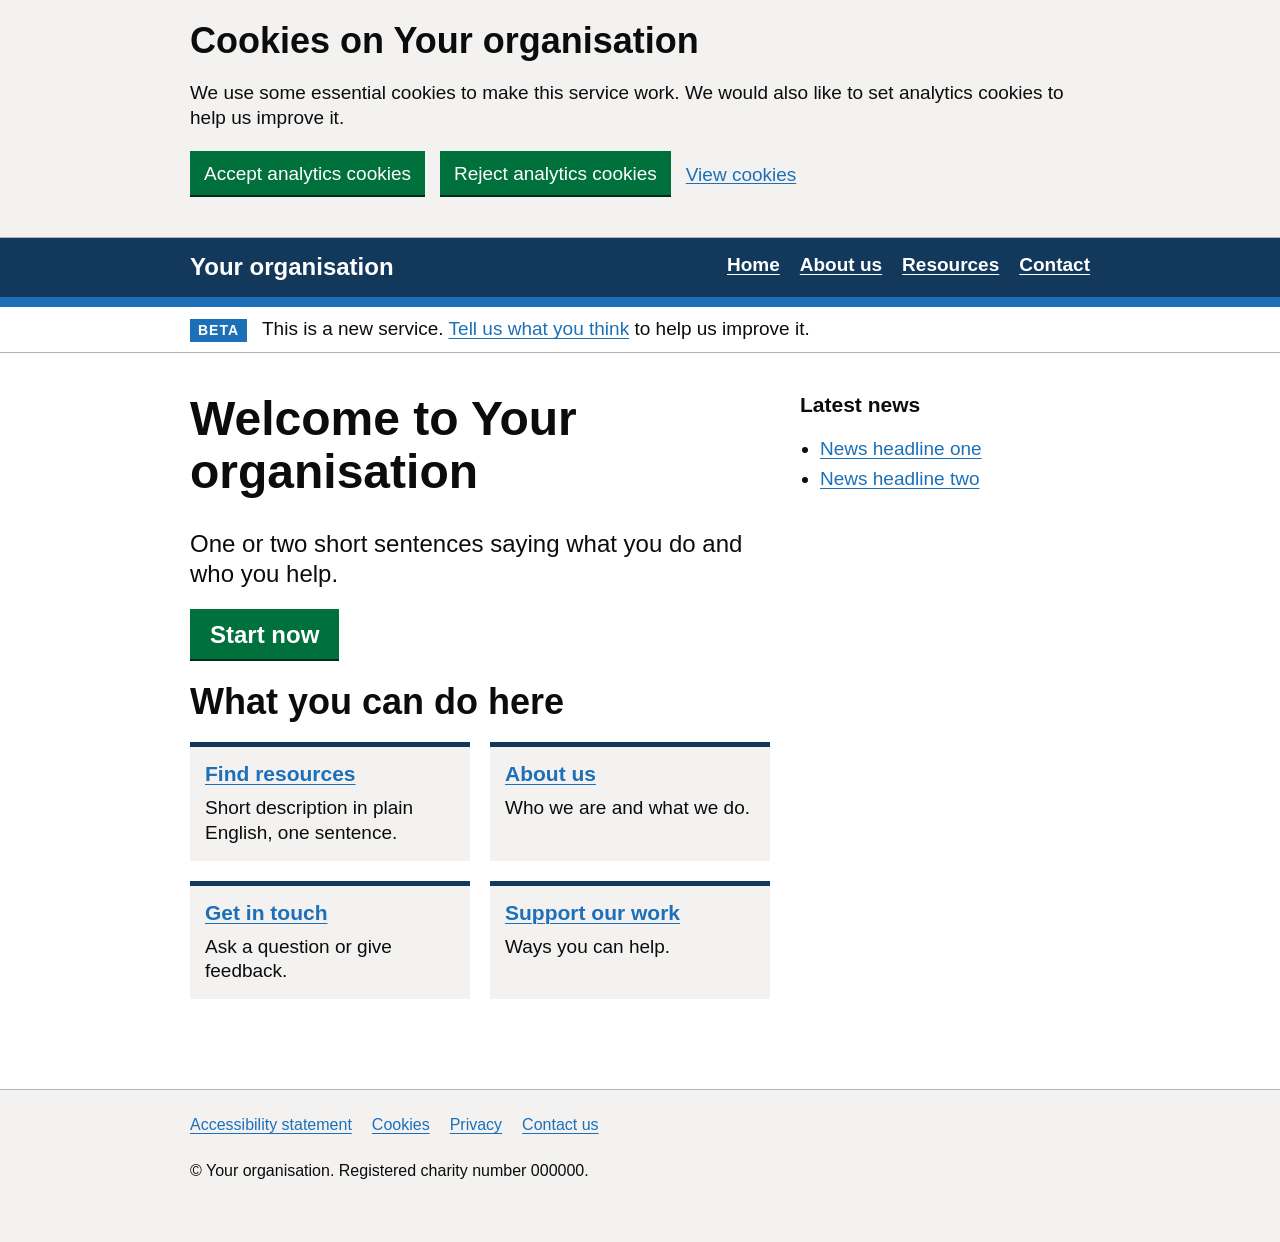
<file: templates/html/index.html>
<!doctype html>
<html lang="en">
<head>
<meta charset="utf-8">
<meta name="viewport" content="width=device-width, initial-scale=1">
<title>Home - Your organisation</title>
<link rel="stylesheet" href="govuk-style.css">
</head>
<body>
<a href="#main" class="gs-skip">Skip to main content</a>
<div class="gs-cookie" role="region" aria-label="Cookies on Your organisation"><div class="gs-width"><h2>Cookies on Your organisation</h2><p>We use some essential cookies to make this service work. We would also like to set analytics cookies to help us improve it.</p><button type="button" class="gs-btn">Accept analytics cookies</button><button type="button" class="gs-btn">Reject analytics cookies</button><a href="content-page.html">View cookies</a></div></div>
<header class="gs-header" role="banner"><div class="gs-width"><a href="index.html" class="gs-org">Your organisation</a><nav class="gs-nav" aria-label="Main"><ul><li><a href="index.html">Home</a></li><li><a href="content-page.html">About us</a></li><li><a href="list-page.html">Resources</a></li><li><a href="form-page.html">Contact</a></li></ul></nav></div></header>
<div class="gs-phase"><div class="gs-width"><p style="margin:0"><span class="gs-tag">Beta</span> This is a new service. <a href="form-page.html">Tell us what you think</a> to help us improve it.</p></div></div>
<div class="gs-width"></div>
<main id="main" class="gs-main"><div class="gs-width">
<div class="gs-row"><div class="gs-two-thirds">
<h1>Welcome to Your organisation</h1>
<p class="gs-lead">One or two short sentences saying what you do and who you help.</p>
<a href="start-page.html" class="gs-btn gs-btn--start" role="button" draggable="false">Start now</a>
<h2>What you can do here</h2>
<ul class="gs-cards">
<li><h3><a href="list-page.html">Find resources</a></h3><p>Short description in plain English, one sentence.</p></li>
<li><h3><a href="content-page.html">About us</a></h3><p>Who we are and what we do.</p></li>
<li><h3><a href="form-page.html">Get in touch</a></h3><p>Ask a question or give feedback.</p></li>
<li><h3><a href="content-page.html">Support our work</a></h3><p>Ways you can help.</p></li>
</ul></div>
<div class="gs-one-third"><h2 class="gs-h3" style="font-size:1.3125rem">Latest news</h2><ul><li><a href="content-page.html">News headline one</a></li><li><a href="content-page.html">News headline two</a></li></ul></div></div>
</div></main>
<footer class="gs-footer" role="contentinfo"><div class="gs-width"><ul><li><a href="content-page.html">Accessibility statement</a></li><li><a href="content-page.html">Cookies</a></li><li><a href="content-page.html">Privacy</a></li><li><a href="form-page.html">Contact us</a></li></ul><p>&copy; Your organisation. Registered charity number 000000.</p></div></footer>
</body>
</html>
</file>
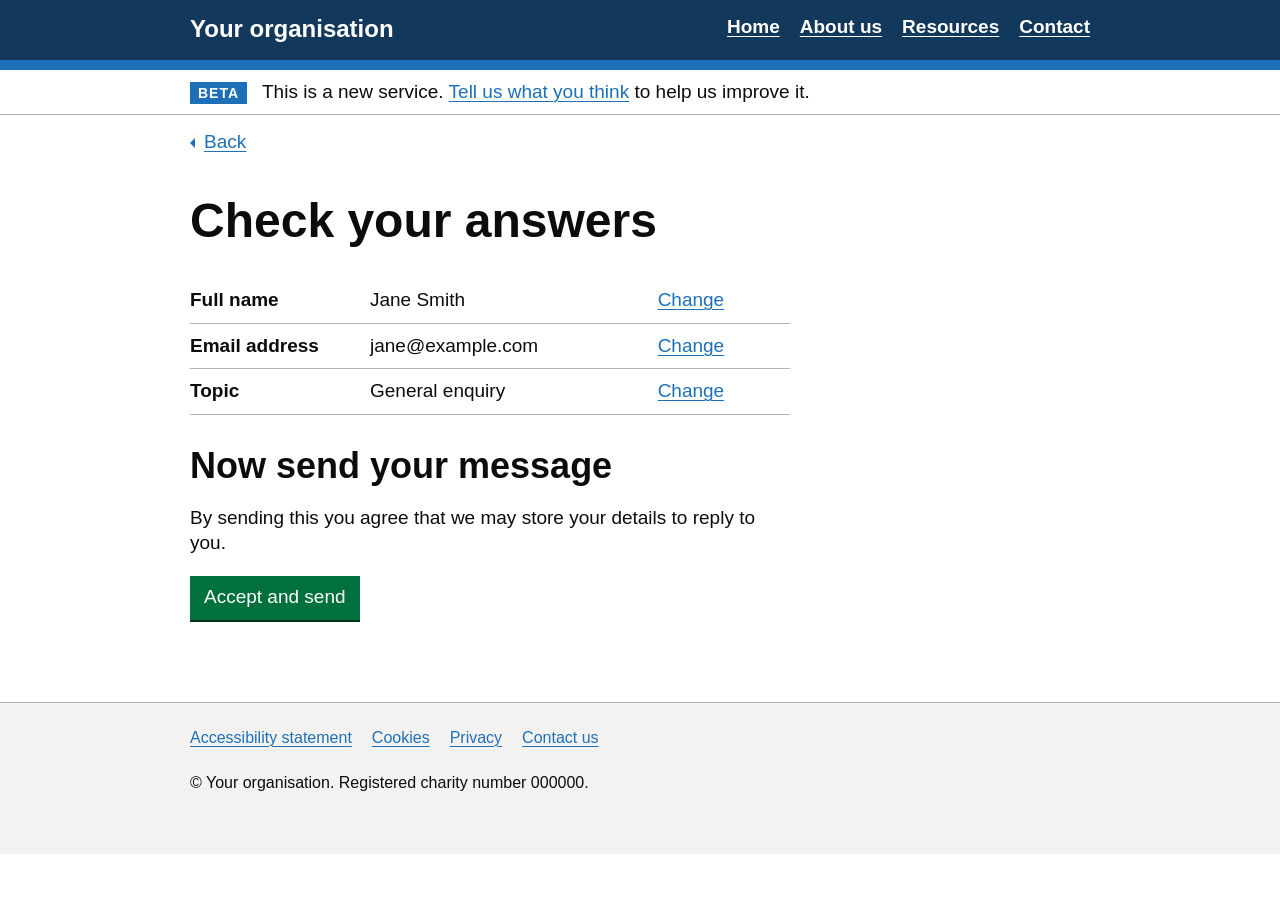
<file: templates/html/check-answers.html>
<!doctype html>
<html lang="en">
<head>
<meta charset="utf-8">
<meta name="viewport" content="width=device-width, initial-scale=1">
<title>Check your answers - Your organisation</title>
<link rel="stylesheet" href="govuk-style.css">
</head>
<body>
<a href="#main" class="gs-skip">Skip to main content</a>

<header class="gs-header" role="banner"><div class="gs-width"><a href="index.html" class="gs-org">Your organisation</a><nav class="gs-nav" aria-label="Main"><ul><li><a href="index.html">Home</a></li><li><a href="content-page.html">About us</a></li><li><a href="list-page.html">Resources</a></li><li><a href="form-page.html">Contact</a></li></ul></nav></div></header>
<div class="gs-phase"><div class="gs-width"><p style="margin:0"><span class="gs-tag">Beta</span> This is a new service. <a href="form-page.html">Tell us what you think</a> to help us improve it.</p></div></div>
<div class="gs-width"><a href="form-page.html" class="gs-back">Back</a></div>
<main id="main" class="gs-main"><div class="gs-width">
<div class="gs-row"><div class="gs-two-thirds"><h1>Check your answers</h1>
<dl class="gs-summary"><div><dt>Full name</dt><dd>Jane Smith</dd><dd><a href="form-page.html">Change<span class="gs-sr"> full name</span></a></dd></div>
<div><dt>Email address</dt><dd>jane@example.com</dd><dd><a href="form-page.html">Change<span class="gs-sr"> email address</span></a></dd></div>
<div><dt>Topic</dt><dd>General enquiry</dd><dd><a href="form-page.html">Change<span class="gs-sr"> topic</span></a></dd></div></dl>
<h2>Now send your message</h2><p>By sending this you agree that we may store your details to reply to you.</p>
<a href="confirmation.html" class="gs-btn" role="button" draggable="false">Accept and send</a></div></div>
</div></main>
<footer class="gs-footer" role="contentinfo"><div class="gs-width"><ul><li><a href="content-page.html">Accessibility statement</a></li><li><a href="content-page.html">Cookies</a></li><li><a href="content-page.html">Privacy</a></li><li><a href="form-page.html">Contact us</a></li></ul><p>&copy; Your organisation. Registered charity number 000000.</p></div></footer>
</body>
</html>
</file>
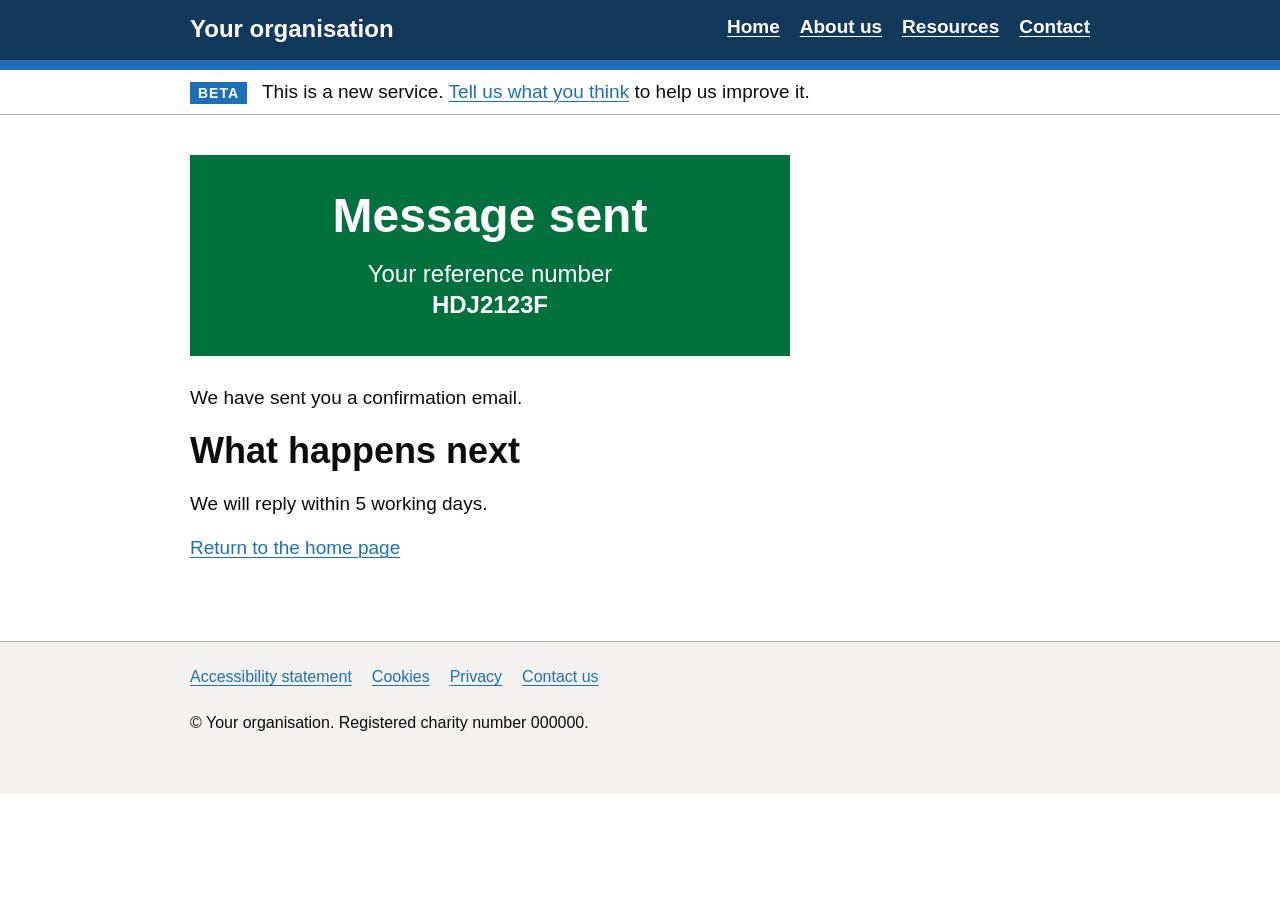
<file: templates/html/confirmation.html>
<!doctype html>
<html lang="en">
<head>
<meta charset="utf-8">
<meta name="viewport" content="width=device-width, initial-scale=1">
<title>Message sent - Your organisation</title>
<link rel="stylesheet" href="govuk-style.css">
</head>
<body>
<a href="#main" class="gs-skip">Skip to main content</a>

<header class="gs-header" role="banner"><div class="gs-width"><a href="index.html" class="gs-org">Your organisation</a><nav class="gs-nav" aria-label="Main"><ul><li><a href="index.html">Home</a></li><li><a href="content-page.html">About us</a></li><li><a href="list-page.html">Resources</a></li><li><a href="form-page.html">Contact</a></li></ul></nav></div></header>
<div class="gs-phase"><div class="gs-width"><p style="margin:0"><span class="gs-tag">Beta</span> This is a new service. <a href="form-page.html">Tell us what you think</a> to help us improve it.</p></div></div>
<div class="gs-width"></div>
<main id="main" class="gs-main"><div class="gs-width">
<div class="gs-row"><div class="gs-two-thirds"><div class="gs-confirm"><h1>Message sent</h1><p>Your reference number<br><strong>HDJ2123F</strong></p></div>
<p>We have sent you a confirmation email.</p><h2>What happens next</h2><p>We will reply within 5 working days.</p><p><a href="index.html">Return to the home page</a></p></div></div>
</div></main>
<footer class="gs-footer" role="contentinfo"><div class="gs-width"><ul><li><a href="content-page.html">Accessibility statement</a></li><li><a href="content-page.html">Cookies</a></li><li><a href="content-page.html">Privacy</a></li><li><a href="form-page.html">Contact us</a></li></ul><p>&copy; Your organisation. Registered charity number 000000.</p></div></footer>
</body>
</html>
</file>
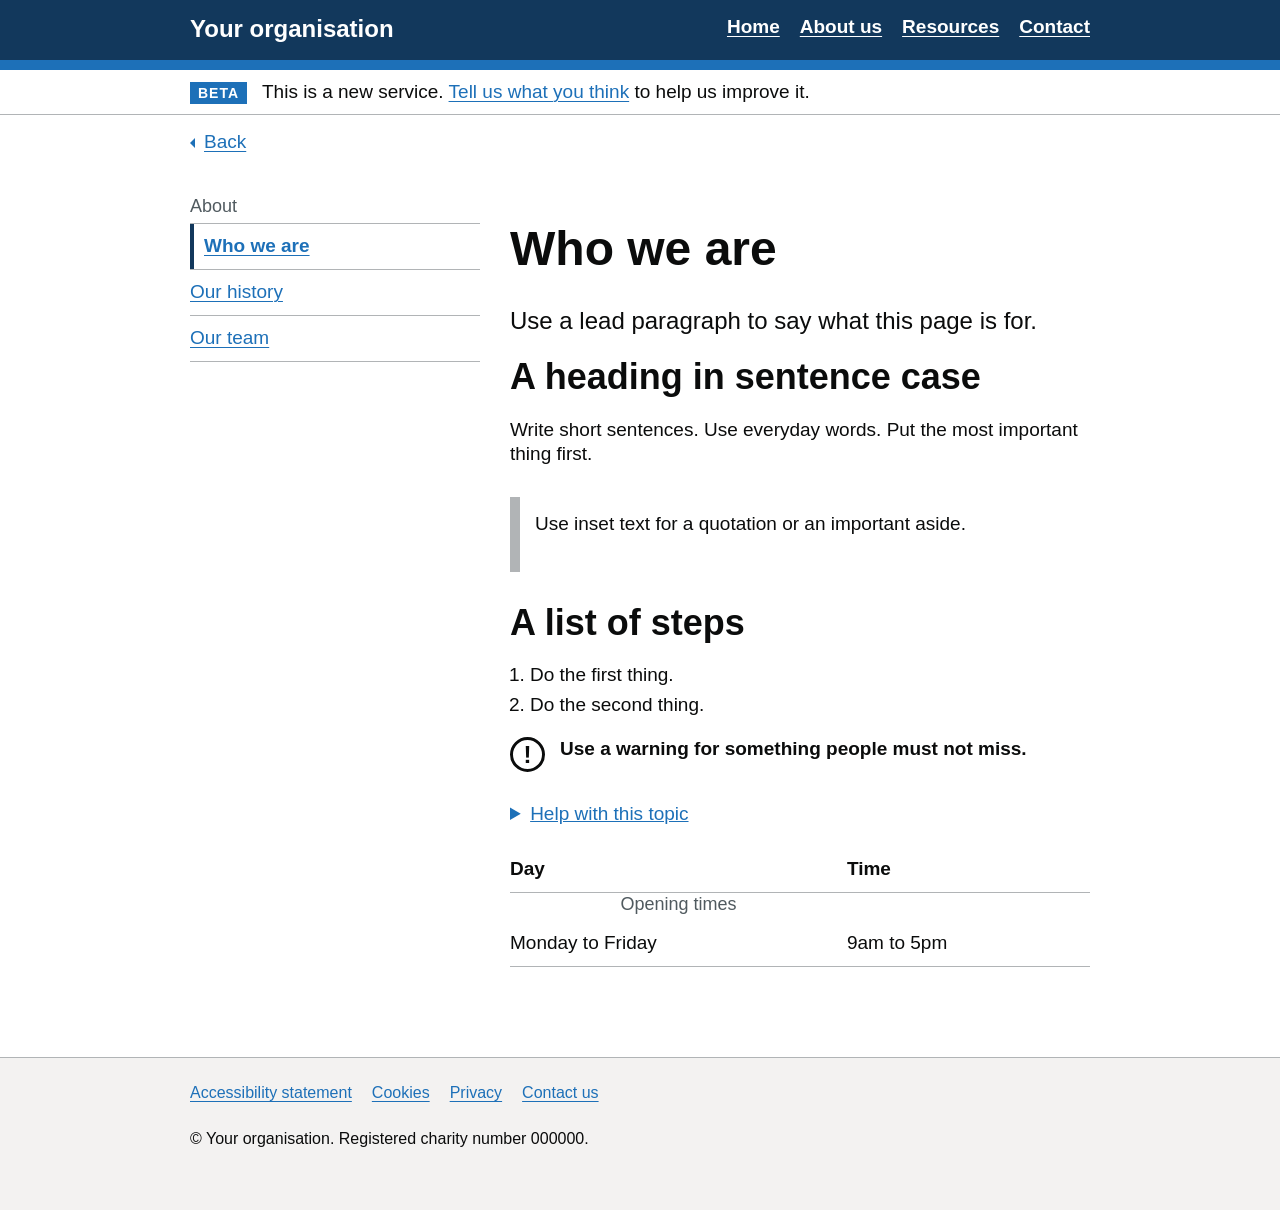
<file: templates/html/content-page.html>
<!doctype html>
<html lang="en">
<head>
<meta charset="utf-8">
<meta name="viewport" content="width=device-width, initial-scale=1">
<title>About us - Your organisation</title>
<link rel="stylesheet" href="govuk-style.css">
</head>
<body>
<a href="#main" class="gs-skip">Skip to main content</a>

<header class="gs-header" role="banner"><div class="gs-width"><a href="index.html" class="gs-org">Your organisation</a><nav class="gs-nav" aria-label="Main"><ul><li><a href="index.html">Home</a></li><li><a href="content-page.html">About us</a></li><li><a href="list-page.html">Resources</a></li><li><a href="form-page.html">Contact</a></li></ul></nav></div></header>
<div class="gs-phase"><div class="gs-width"><p style="margin:0"><span class="gs-tag">Beta</span> This is a new service. <a href="form-page.html">Tell us what you think</a> to help us improve it.</p></div></div>
<div class="gs-width"><a href="index.html" class="gs-back">Back</a></div>
<main id="main" class="gs-main"><div class="gs-width">
<span class="gs-caption">About</span><div class="gs-row"><div class="gs-one-third"><nav aria-label="In this section"><ul class="gs-sidenav"><li><a href="content-page.html" aria-current="page">Who we are</a></li><li><a href="content-page.html">Our history</a></li><li><a href="content-page.html">Our team</a></li></ul></nav></div>
<div class="gs-two-thirds"><h1>Who we are</h1>
<p class="gs-lead">Use a lead paragraph to say what this page is for.</p>
<h2>A heading in sentence case</h2><p>Write short sentences. Use everyday words. Put the most important thing first.</p>
<div class="gs-inset"><p>Use inset text for a quotation or an important aside.</p></div>
<h2>A list of steps</h2><ol><li>Do the first thing.</li><li>Do the second thing.</li></ol>
<div class="gs-warning"><span class="gs-bang" aria-hidden="true">!</span><p style="margin:0"><span class="gs-sr">Warning</span> Use a warning for something people must not miss.</p></div>
<details><summary>Help with this topic</summary><div><p>Hidden detail goes here.</p></div></details>
<table><caption class="gs-caption">Opening times</caption><thead><tr><th scope="col">Day</th><th scope="col">Time</th></tr></thead><tbody><tr><td>Monday to Friday</td><td>9am to 5pm</td></tr></tbody></table>
</div></div>
</div></main>
<footer class="gs-footer" role="contentinfo"><div class="gs-width"><ul><li><a href="content-page.html">Accessibility statement</a></li><li><a href="content-page.html">Cookies</a></li><li><a href="content-page.html">Privacy</a></li><li><a href="form-page.html">Contact us</a></li></ul><p>&copy; Your organisation. Registered charity number 000000.</p></div></footer>
</body>
</html>
</file>
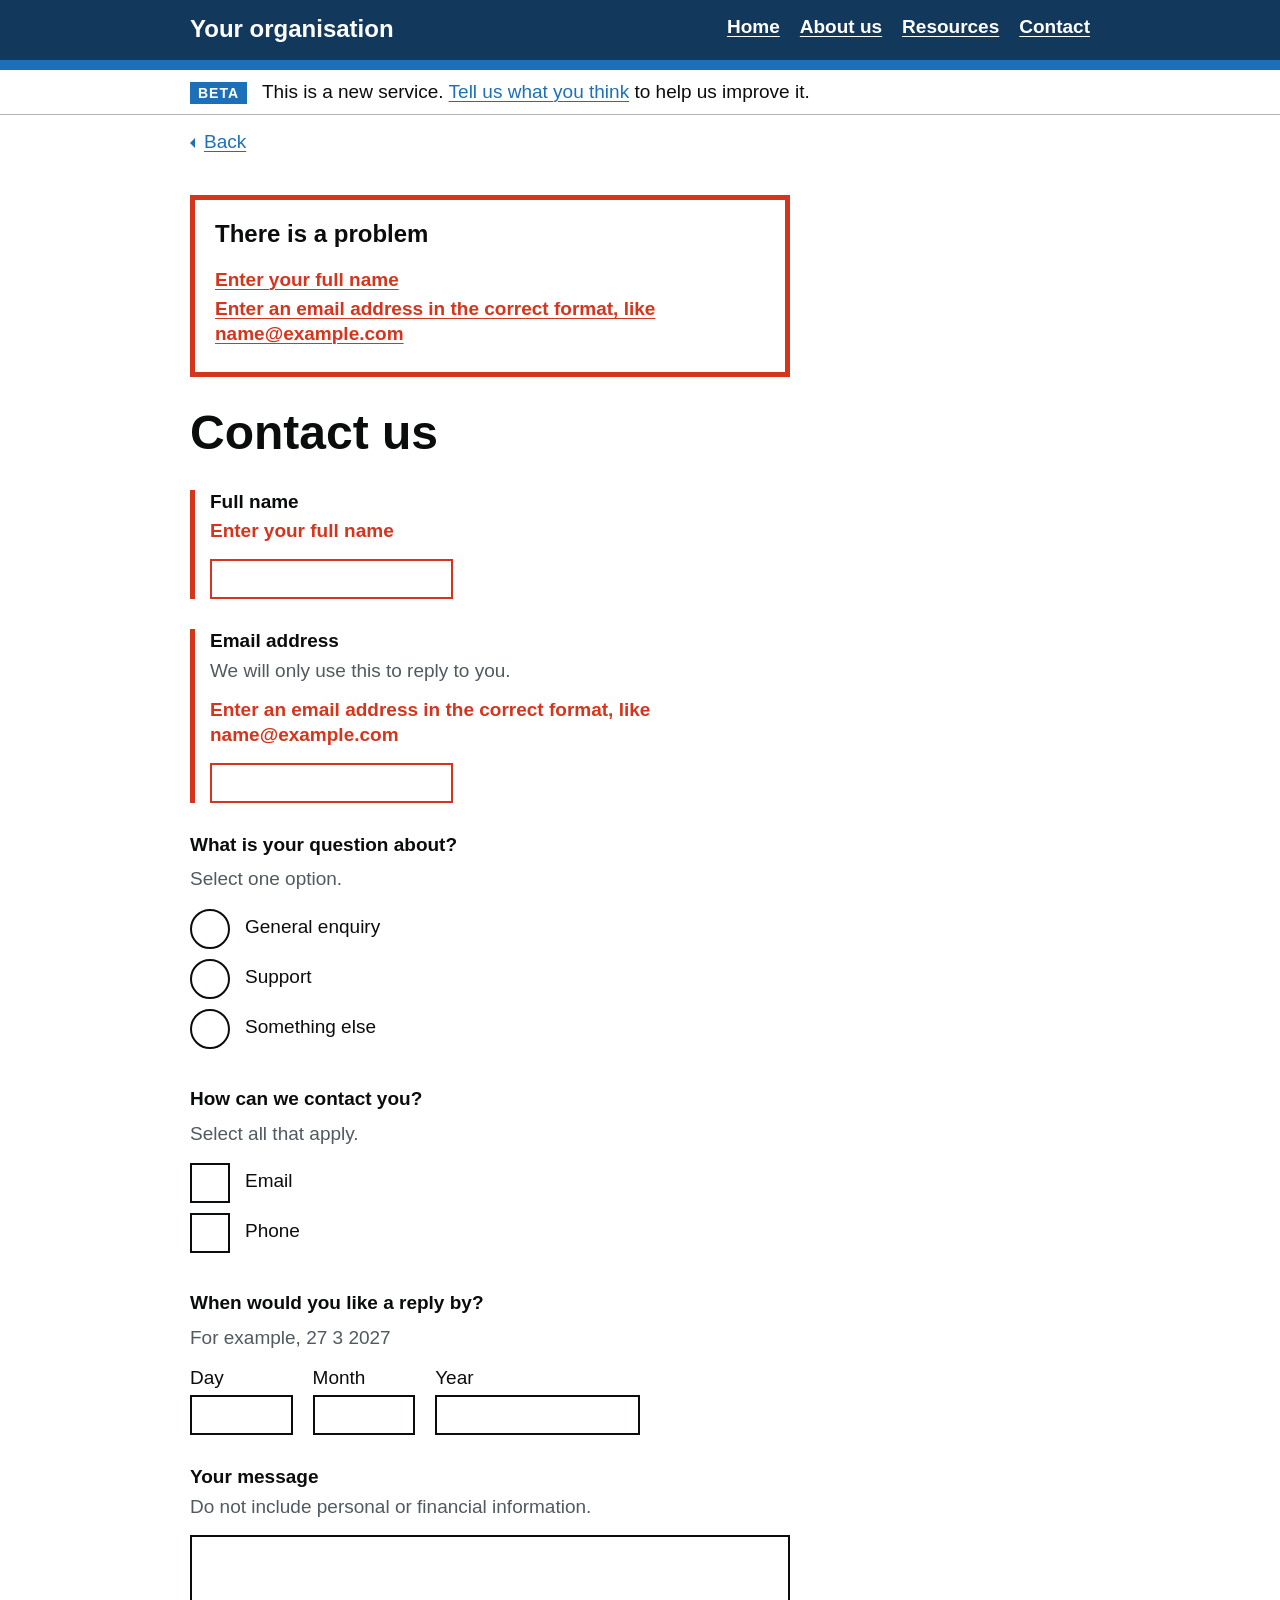
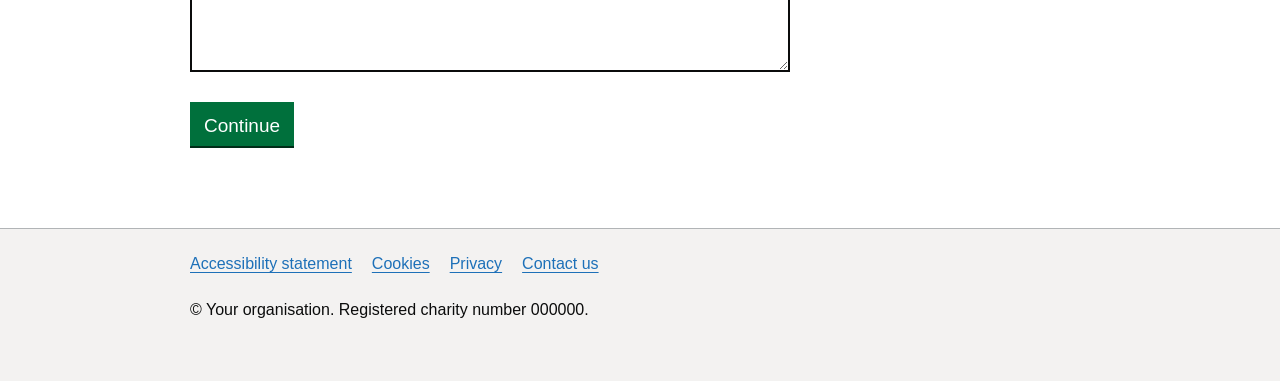
<file: templates/html/form-error.html>
<!doctype html>
<html lang="en">
<head>
<meta charset="utf-8">
<meta name="viewport" content="width=device-width, initial-scale=1">
<title>Error: Contact us - Your organisation</title>
<link rel="stylesheet" href="govuk-style.css">
</head>
<body>
<a href="#main" class="gs-skip">Skip to main content</a>

<header class="gs-header" role="banner"><div class="gs-width"><a href="index.html" class="gs-org">Your organisation</a><nav class="gs-nav" aria-label="Main"><ul><li><a href="index.html">Home</a></li><li><a href="content-page.html">About us</a></li><li><a href="list-page.html">Resources</a></li><li><a href="form-page.html">Contact</a></li></ul></nav></div></header>
<div class="gs-phase"><div class="gs-width"><p style="margin:0"><span class="gs-tag">Beta</span> This is a new service. <a href="form-page.html">Tell us what you think</a> to help us improve it.</p></div></div>
<div class="gs-width"><a href="index.html" class="gs-back">Back</a></div>
<main id="main" class="gs-main"><div class="gs-width">
<div class="gs-row"><div class="gs-two-thirds"><div class="gs-error-summary" role="alert" tabindex="-1" aria-labelledby="es-title"><h2 id="es-title">There is a problem</h2><ul><li><a href="#name">Enter your full name</a></li><li><a href="#email">Enter an email address in the correct format, like name@example.com</a></li></ul></div><form novalidate method="post" action="check-answers.html">
<h1>Contact us</h1>
<div class="gs-field gs-error"><label class="gs-label" for="name">Full name</label><span id="name-error" class="gs-error-msg"><span class="gs-sr">Error:</span> Enter your full name</span><input class="gs-input gs-w-30" id="name" name="name" type="text" autocomplete="name" aria-describedby="name-error"></div><div class="gs-field gs-error"><label class="gs-label" for="email">Email address</label><span id="email-hint" class="gs-hint">We will only use this to reply to you.</span><span id="email-error" class="gs-error-msg"><span class="gs-sr">Error:</span> Enter an email address in the correct format, like name@example.com</span><input class="gs-input gs-w-30" id="email" name="email" type="email" autocomplete="email" aria-describedby="email-hint email-error"></div>
<fieldset aria-describedby="topic-hint"><legend>What is your question about?</legend><span id="topic-hint" class="gs-hint">Select one option.</span>
<div class="gs-choice gs-choice--radio"><input id="t1" name="topic" type="radio" value="general"><label for="t1">General enquiry</label></div>
<div class="gs-choice gs-choice--radio"><input id="t2" name="topic" type="radio" value="support"><label for="t2">Support</label></div>
<div class="gs-choice gs-choice--radio"><input id="t3" name="topic" type="radio" value="other"><label for="t3">Something else</label></div></fieldset>
<fieldset aria-describedby="upd-hint"><legend>How can we contact you?</legend><span id="upd-hint" class="gs-hint">Select all that apply.</span>
<div class="gs-choice gs-choice--check"><input id="c1" name="contact" type="checkbox" value="email"><label for="c1">Email</label></div>
<div class="gs-choice gs-choice--check"><input id="c2" name="contact" type="checkbox" value="phone"><label for="c2">Phone</label></div></fieldset>
<fieldset role="group" aria-describedby="dob-hint"><legend>When would you like a reply by?</legend><span id="dob-hint" class="gs-hint">For example, 27 3 2027</span>
<div class="gs-date"><div><label class="gs-label" for="d">Day</label><input class="gs-input gs-w-10" id="d" name="d" inputmode="numeric" autocomplete="off"></div><div><label class="gs-label" for="m">Month</label><input class="gs-input gs-w-10" id="m" name="m" inputmode="numeric" autocomplete="off"></div><div><label class="gs-label" for="y">Year</label><input class="gs-input gs-w-20" id="y" name="y" inputmode="numeric" autocomplete="off"></div></div></fieldset>
<div class="gs-field"><label class="gs-label" for="msg">Your message</label><span id="msg-hint" class="gs-hint">Do not include personal or financial information.</span><textarea class="gs-input" id="msg" name="msg" rows="5" aria-describedby="msg-hint"></textarea></div>
<button type="submit" class="gs-btn">Continue</button></form></div></div>
</div></main>
<footer class="gs-footer" role="contentinfo"><div class="gs-width"><ul><li><a href="content-page.html">Accessibility statement</a></li><li><a href="content-page.html">Cookies</a></li><li><a href="content-page.html">Privacy</a></li><li><a href="form-page.html">Contact us</a></li></ul><p>&copy; Your organisation. Registered charity number 000000.</p></div></footer>
</body>
</html>
</file>
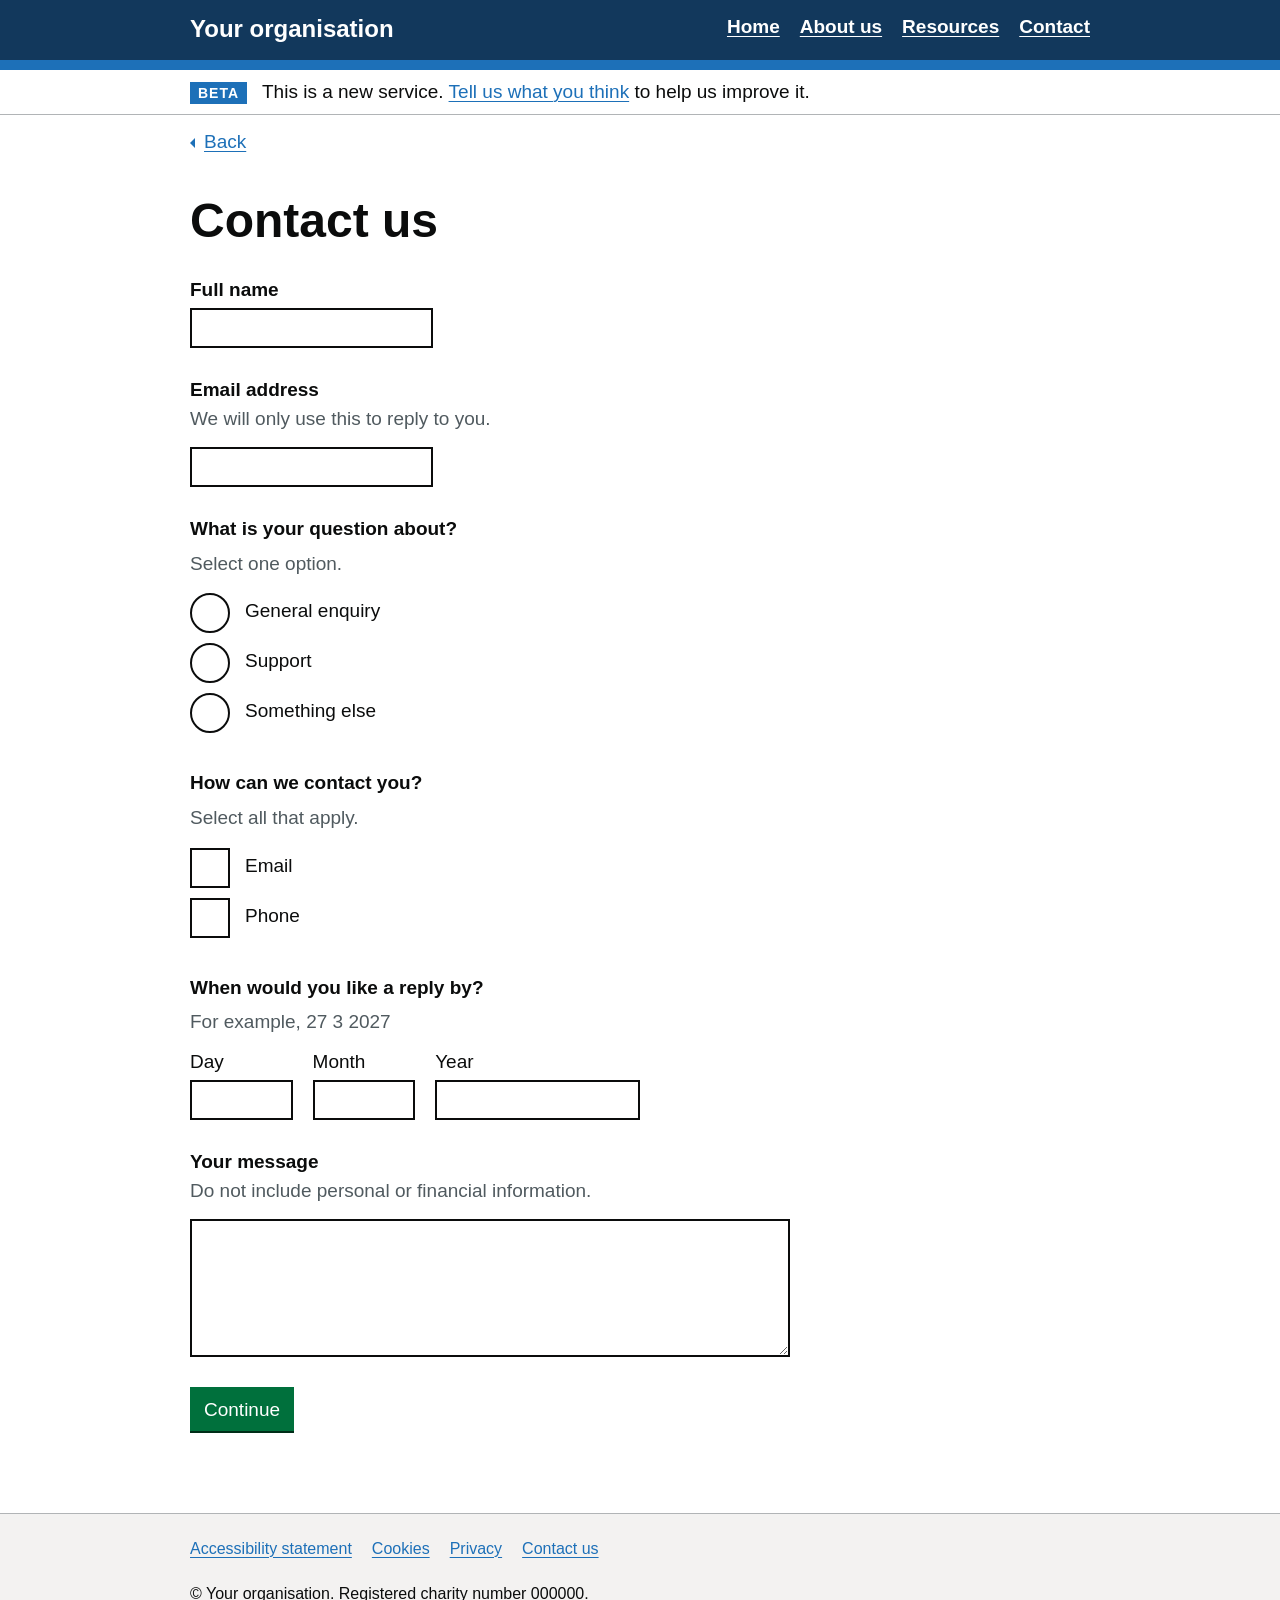
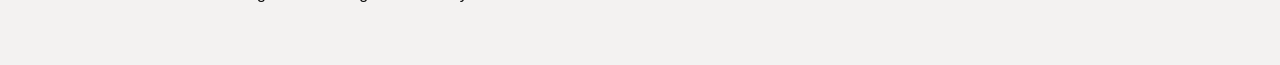
<file: templates/html/form-page.html>
<!doctype html>
<html lang="en">
<head>
<meta charset="utf-8">
<meta name="viewport" content="width=device-width, initial-scale=1">
<title>Contact us - Your organisation</title>
<link rel="stylesheet" href="govuk-style.css">
</head>
<body>
<a href="#main" class="gs-skip">Skip to main content</a>

<header class="gs-header" role="banner"><div class="gs-width"><a href="index.html" class="gs-org">Your organisation</a><nav class="gs-nav" aria-label="Main"><ul><li><a href="index.html">Home</a></li><li><a href="content-page.html">About us</a></li><li><a href="list-page.html">Resources</a></li><li><a href="form-page.html">Contact</a></li></ul></nav></div></header>
<div class="gs-phase"><div class="gs-width"><p style="margin:0"><span class="gs-tag">Beta</span> This is a new service. <a href="form-page.html">Tell us what you think</a> to help us improve it.</p></div></div>
<div class="gs-width"><a href="index.html" class="gs-back">Back</a></div>
<main id="main" class="gs-main"><div class="gs-width">
<div class="gs-row"><div class="gs-two-thirds"><form novalidate method="post" action="check-answers.html">
<h1>Contact us</h1>
<div class="gs-field"><label class="gs-label" for="name">Full name</label><input class="gs-input gs-w-30" id="name" name="name" type="text" autocomplete="name"></div><div class="gs-field"><label class="gs-label" for="email">Email address</label><span id="email-hint" class="gs-hint">We will only use this to reply to you.</span><input class="gs-input gs-w-30" id="email" name="email" type="email" autocomplete="email" aria-describedby="email-hint"></div>
<fieldset aria-describedby="topic-hint"><legend>What is your question about?</legend><span id="topic-hint" class="gs-hint">Select one option.</span>
<div class="gs-choice gs-choice--radio"><input id="t1" name="topic" type="radio" value="general"><label for="t1">General enquiry</label></div>
<div class="gs-choice gs-choice--radio"><input id="t2" name="topic" type="radio" value="support"><label for="t2">Support</label></div>
<div class="gs-choice gs-choice--radio"><input id="t3" name="topic" type="radio" value="other"><label for="t3">Something else</label></div></fieldset>
<fieldset aria-describedby="upd-hint"><legend>How can we contact you?</legend><span id="upd-hint" class="gs-hint">Select all that apply.</span>
<div class="gs-choice gs-choice--check"><input id="c1" name="contact" type="checkbox" value="email"><label for="c1">Email</label></div>
<div class="gs-choice gs-choice--check"><input id="c2" name="contact" type="checkbox" value="phone"><label for="c2">Phone</label></div></fieldset>
<fieldset role="group" aria-describedby="dob-hint"><legend>When would you like a reply by?</legend><span id="dob-hint" class="gs-hint">For example, 27 3 2027</span>
<div class="gs-date"><div><label class="gs-label" for="d">Day</label><input class="gs-input gs-w-10" id="d" name="d" inputmode="numeric" autocomplete="off"></div><div><label class="gs-label" for="m">Month</label><input class="gs-input gs-w-10" id="m" name="m" inputmode="numeric" autocomplete="off"></div><div><label class="gs-label" for="y">Year</label><input class="gs-input gs-w-20" id="y" name="y" inputmode="numeric" autocomplete="off"></div></div></fieldset>
<div class="gs-field"><label class="gs-label" for="msg">Your message</label><span id="msg-hint" class="gs-hint">Do not include personal or financial information.</span><textarea class="gs-input" id="msg" name="msg" rows="5" aria-describedby="msg-hint"></textarea></div>
<button type="submit" class="gs-btn">Continue</button></form></div></div>
</div></main>
<footer class="gs-footer" role="contentinfo"><div class="gs-width"><ul><li><a href="content-page.html">Accessibility statement</a></li><li><a href="content-page.html">Cookies</a></li><li><a href="content-page.html">Privacy</a></li><li><a href="form-page.html">Contact us</a></li></ul><p>&copy; Your organisation. Registered charity number 000000.</p></div></footer>
</body>
</html>
</file>
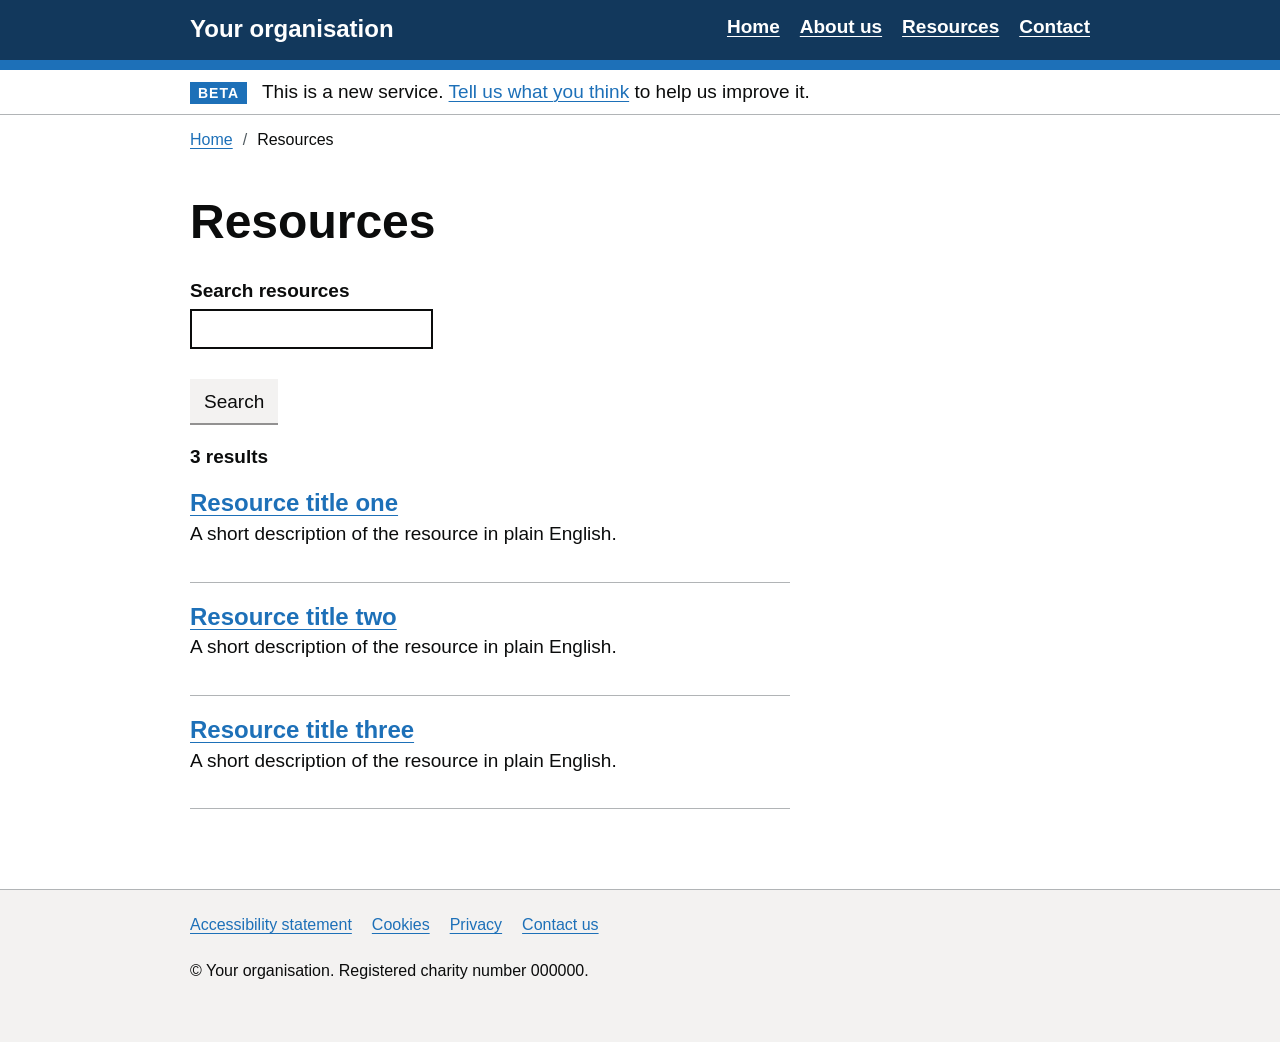
<file: templates/html/list-page.html>
<!doctype html>
<html lang="en">
<head>
<meta charset="utf-8">
<meta name="viewport" content="width=device-width, initial-scale=1">
<title>Resources - Your organisation</title>
<link rel="stylesheet" href="govuk-style.css">
</head>
<body>
<a href="#main" class="gs-skip">Skip to main content</a>

<header class="gs-header" role="banner"><div class="gs-width"><a href="index.html" class="gs-org">Your organisation</a><nav class="gs-nav" aria-label="Main"><ul><li><a href="index.html">Home</a></li><li><a href="content-page.html">About us</a></li><li><a href="list-page.html">Resources</a></li><li><a href="form-page.html">Contact</a></li></ul></nav></div></header>
<div class="gs-phase"><div class="gs-width"><p style="margin:0"><span class="gs-tag">Beta</span> This is a new service. <a href="form-page.html">Tell us what you think</a> to help us improve it.</p></div></div>
<div class="gs-width"><nav class="gs-crumbs" aria-label="Breadcrumb"><ol><li><a href="index.html">Home</a></li><li aria-current="page">Resources</li></ol></nav></div>
<main id="main" class="gs-main"><div class="gs-width">
<h1>Resources</h1><div class="gs-row"><div class="gs-two-thirds">
<form role="search" method="get" action="list-page.html"><div class="gs-field"><label class="gs-label" for="q">Search resources</label><input class="gs-input gs-w-30" id="q" name="q" type="search"></div><button type="submit" class="gs-btn gs-btn--secondary">Search</button></form>
<p><strong>3 results</strong></p>
<ul class="gs-results"><li><h3><a href="content-page.html">Resource title one</a></h3><p>A short description of the resource in plain English.</p></li>
<li><h3><a href="content-page.html">Resource title two</a></h3><p>A short description of the resource in plain English.</p></li>
<li><h3><a href="content-page.html">Resource title three</a></h3><p>A short description of the resource in plain English.</p></li></ul></div></div>
</div></main>
<footer class="gs-footer" role="contentinfo"><div class="gs-width"><ul><li><a href="content-page.html">Accessibility statement</a></li><li><a href="content-page.html">Cookies</a></li><li><a href="content-page.html">Privacy</a></li><li><a href="form-page.html">Contact us</a></li></ul><p>&copy; Your organisation. Registered charity number 000000.</p></div></footer>
</body>
</html>
</file>
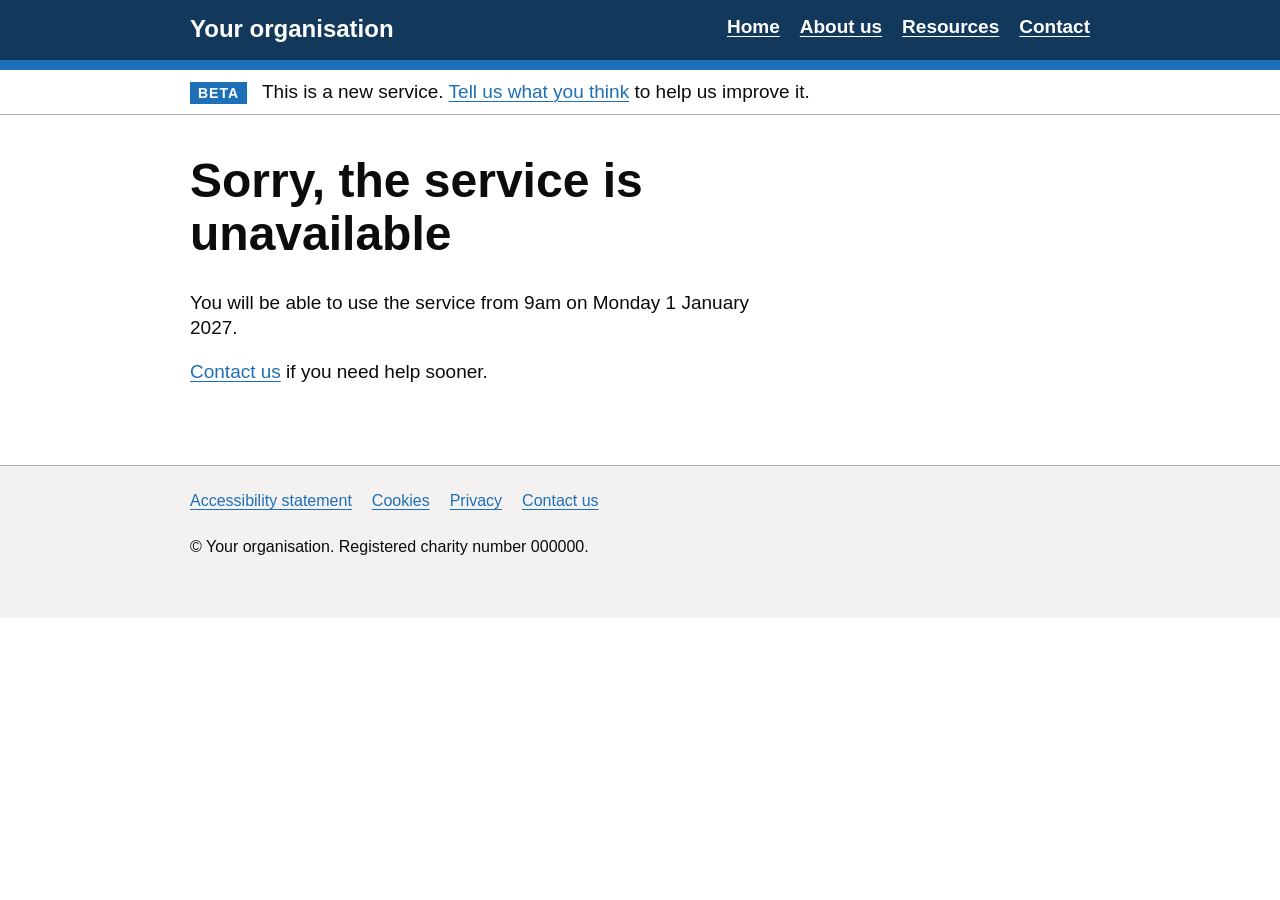
<file: templates/html/service-unavailable.html>
<!doctype html>
<html lang="en">
<head>
<meta charset="utf-8">
<meta name="viewport" content="width=device-width, initial-scale=1">
<title>Sorry, the service is unavailable - Your organisation</title>
<link rel="stylesheet" href="govuk-style.css">
</head>
<body>
<a href="#main" class="gs-skip">Skip to main content</a>

<header class="gs-header" role="banner"><div class="gs-width"><a href="index.html" class="gs-org">Your organisation</a><nav class="gs-nav" aria-label="Main"><ul><li><a href="index.html">Home</a></li><li><a href="content-page.html">About us</a></li><li><a href="list-page.html">Resources</a></li><li><a href="form-page.html">Contact</a></li></ul></nav></div></header>
<div class="gs-phase"><div class="gs-width"><p style="margin:0"><span class="gs-tag">Beta</span> This is a new service. <a href="form-page.html">Tell us what you think</a> to help us improve it.</p></div></div>
<div class="gs-width"></div>
<main id="main" class="gs-main"><div class="gs-width">
<div class="gs-row"><div class="gs-two-thirds"><h1>Sorry, the service is unavailable</h1><p>You will be able to use the service from 9am on Monday 1 January 2027.</p><p><a href="form-page.html">Contact us</a> if you need help sooner.</p></div></div>
</div></main>
<footer class="gs-footer" role="contentinfo"><div class="gs-width"><ul><li><a href="content-page.html">Accessibility statement</a></li><li><a href="content-page.html">Cookies</a></li><li><a href="content-page.html">Privacy</a></li><li><a href="form-page.html">Contact us</a></li></ul><p>&copy; Your organisation. Registered charity number 000000.</p></div></footer>
</body>
</html>
</file>
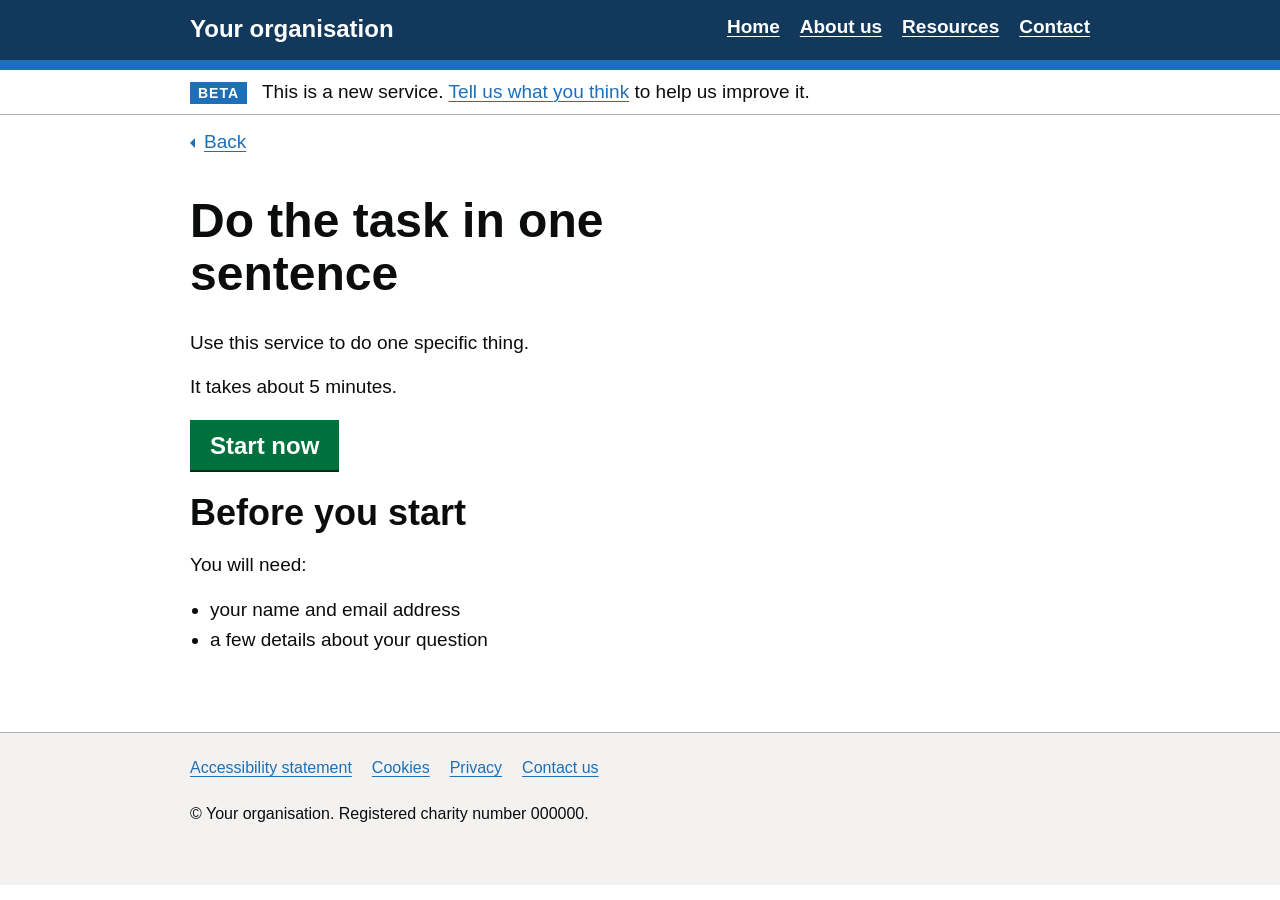
<file: templates/html/start-page.html>
<!doctype html>
<html lang="en">
<head>
<meta charset="utf-8">
<meta name="viewport" content="width=device-width, initial-scale=1">
<title>Do the task - Your organisation</title>
<link rel="stylesheet" href="govuk-style.css">
</head>
<body>
<a href="#main" class="gs-skip">Skip to main content</a>

<header class="gs-header" role="banner"><div class="gs-width"><a href="index.html" class="gs-org">Your organisation</a><nav class="gs-nav" aria-label="Main"><ul><li><a href="index.html">Home</a></li><li><a href="content-page.html">About us</a></li><li><a href="list-page.html">Resources</a></li><li><a href="form-page.html">Contact</a></li></ul></nav></div></header>
<div class="gs-phase"><div class="gs-width"><p style="margin:0"><span class="gs-tag">Beta</span> This is a new service. <a href="form-page.html">Tell us what you think</a> to help us improve it.</p></div></div>
<div class="gs-width"><a href="index.html" class="gs-back">Back</a></div>
<main id="main" class="gs-main"><div class="gs-width">
<div class="gs-row"><div class="gs-two-thirds"><h1>Do the task in one sentence</h1>
<p>Use this service to do one specific thing.</p><p>It takes about 5 minutes.</p>
<a href="form-page.html" class="gs-btn gs-btn--start" role="button" draggable="false">Start now</a>
<h2>Before you start</h2><p>You will need:</p><ul><li>your name and email address</li><li>a few details about your question</li></ul></div></div>
</div></main>
<footer class="gs-footer" role="contentinfo"><div class="gs-width"><ul><li><a href="content-page.html">Accessibility statement</a></li><li><a href="content-page.html">Cookies</a></li><li><a href="content-page.html">Privacy</a></li><li><a href="form-page.html">Contact us</a></li></ul><p>&copy; Your organisation. Registered charity number 000000.</p></div></footer>
</body>
</html>
</file>
<file: templates/html/govuk-style.css>
/* GOV.UK-style stylesheet v1.0.0 - MIT. Uses Design System patterns only; no Crown, logotype or Transport font.
   Change --gs-brand to your organisation's colour (keep white text on it at 4.5:1 or better). */
:root{--gs-brand:#12385c;--gs-text:#0b0c0c;--gs-secondary:#505a5f;--gs-link:#1d70b8;--gs-link-hover:#003078;--gs-visited:#4c2c92;--gs-border:#b1b4b6;--gs-bg:#f3f2f1;--gs-green:#00703c;--gs-green-hover:#005a30;--gs-green-shadow:#002d18;--gs-red:#d4351c;--gs-focus:#ffdd00;--gs-grey-btn:#f3f2f1;--gs-grey-shadow:#929191}
*,*::before,*::after{box-sizing:border-box}
html{font-size:100%;-webkit-text-size-adjust:100%}
body{margin:0;background:#fff;color:var(--gs-text);font-family:Arial,Helvetica,sans-serif;font-size:1rem;line-height:1.5}
@media(min-width:40.0625em){body{font-size:1.1875rem;line-height:1.3}}
.gs-skip{position:absolute;left:-999px;top:0;background:var(--gs-focus);color:var(--gs-text);padding:10px 15px;z-index:10;font-weight:700}
.gs-skip:focus{left:0}
.gs-width{max-width:960px;margin:0 auto;padding:0 15px}
@media(min-width:40.0625em){.gs-width{padding:0 30px}}
.gs-header{background:var(--gs-brand);color:#fff;border-bottom:10px solid var(--gs-link)}
.gs-header .gs-width{display:flex;flex-wrap:wrap;align-items:center;justify-content:space-between;gap:10px;padding-top:10px;padding-bottom:10px}
.gs-header a{color:#fff;text-decoration:none}
.gs-org{font-size:1.5rem;font-weight:700;line-height:1.2}
.gs-nav ul{list-style:none;margin:0;padding:0;display:flex;flex-wrap:wrap;gap:5px 20px}
.gs-nav a{color:#fff;text-decoration:underline;font-weight:700;display:inline-block;padding:5px 0}
.gs-header a:focus,.gs-nav a:focus{background:var(--gs-focus);color:var(--gs-text);outline:3px solid transparent;box-shadow:0 -2px var(--gs-focus),0 4px var(--gs-text)}
.gs-phase{border-bottom:1px solid var(--gs-border);padding:10px 0}
.gs-tag{display:inline-block;background:var(--gs-link);color:#fff;font-weight:700;font-size:.875rem;text-transform:uppercase;letter-spacing:1px;padding:2px 8px;margin-right:10px}
.gs-main{padding:20px 0 40px}
@media(min-width:40.0625em){.gs-main{padding:40px 0 60px}}
a{color:var(--gs-link);text-decoration:underline;text-underline-offset:.1578em;text-decoration-thickness:max(1px,.0625rem)}
a:visited{color:var(--gs-visited)}
a:hover{color:var(--gs-link-hover);text-decoration-thickness:max(3px,.1875rem,.12em)}
a:focus,.gs-btn:focus{outline:3px solid transparent;background:var(--gs-focus);color:var(--gs-text);box-shadow:0 -2px var(--gs-focus),0 4px var(--gs-text);text-decoration:none}
h1,h2,h3,h4{font-weight:700;margin:0 0 20px;line-height:1.15}
h1{font-size:2rem;margin-bottom:30px}h2{font-size:1.6875rem}h3{font-size:1.3125rem}h4{font-size:1rem}
@media(min-width:40.0625em){h1{font-size:3rem;line-height:1.1}h2{font-size:2.25rem}h3{font-size:1.5rem}h4{font-size:1.1875rem}}
.gs-caption{display:block;color:var(--gs-secondary);font-size:1.125rem;margin-bottom:5px}
p{margin:0 0 20px}.gs-lead{font-size:1.25rem}@media(min-width:40.0625em){.gs-lead{font-size:1.5rem;line-height:1.25}}
ul,ol{margin:0 0 20px;padding-left:20px}li{margin-bottom:5px}
.gs-row{display:block}@media(min-width:40.0625em){.gs-row{display:flex;gap:30px}.gs-two-thirds{width:66.66%}.gs-one-third{width:33.33%}.gs-half{width:50%}}
.gs-back{display:inline-block;margin:15px 0 0;padding-left:14px;position:relative}
.gs-back::before{content:"";position:absolute;left:0;top:50%;margin-top:-5px;border:solid;border-width:5px 5px 5px 0;border-color:transparent currentColor transparent transparent}
.gs-crumbs ol{list-style:none;display:flex;flex-wrap:wrap;gap:5px 10px;margin:15px 0 0;padding:0;font-size:1rem}
.gs-crumbs li+li::before{content:"/";margin-right:10px;color:var(--gs-secondary)}
.gs-btn{display:inline-block;background:var(--gs-green);color:#fff;border:2px solid transparent;border-radius:0;box-shadow:0 2px 0 var(--gs-green-shadow);font:inherit;font-weight:400;line-height:1;padding:9px 12px 7px;min-height:44px;margin:0 0 22px;text-align:center;text-decoration:none;cursor:pointer}
.gs-btn:visited{color:#fff}.gs-btn:hover{background:var(--gs-green-hover);color:#fff}
.gs-btn:focus{background:var(--gs-focus);color:var(--gs-text);border-color:var(--gs-focus)}
.gs-btn--secondary{background:var(--gs-grey-btn);color:var(--gs-text);box-shadow:0 2px 0 var(--gs-grey-shadow)}.gs-btn--secondary:visited{color:var(--gs-text)}.gs-btn--secondary:hover{background:#dbdad9;color:var(--gs-text)}
.gs-btn--warning{background:#d4351c;box-shadow:0 2px 0 #55150b}.gs-btn--warning:hover{background:#aa2a16}
.gs-btn--start{font-size:1.5rem;font-weight:700;padding:12px 18px 10px;min-height:50px}
.gs-field{margin-bottom:30px}
.gs-label{display:block;font-weight:700;margin-bottom:5px}
.gs-hint{display:block;color:var(--gs-secondary);margin-bottom:15px}
.gs-input{display:block;width:100%;max-width:100%;min-height:40px;padding:5px;border:2px solid var(--gs-text);border-radius:0;font:inherit;background:#fff;color:var(--gs-text)}
.gs-input:focus,.gs-select:focus,textarea:focus{outline:3px solid var(--gs-focus);outline-offset:0;box-shadow:inset 0 0 0 2px var(--gs-text)}
.gs-w-10{max-width:5.4em}.gs-w-20{max-width:10.8em}.gs-w-30{max-width:23ch}
textarea.gs-input{min-height:120px}
fieldset{border:0;margin:0 0 30px;padding:0;min-width:0}
legend{font-weight:700;padding:0;margin-bottom:10px;display:table;max-width:100%}
.gs-legend-l{font-size:1.6875rem}@media(min-width:40.0625em){.gs-legend-l{font-size:2.25rem}}
.gs-choice{position:relative;display:block;min-height:40px;margin-bottom:10px;padding-left:40px}
.gs-choice input{position:absolute;left:0;top:0;width:44px;height:44px;margin:0;opacity:0;cursor:pointer;z-index:1}
.gs-choice label{display:inline-block;padding:8px 15px 5px;cursor:pointer;touch-action:manipulation}
.gs-choice label::before{content:"";position:absolute;left:0;top:2px;width:40px;height:40px;border:2px solid currentColor;background:#fff}
.gs-choice--radio label::before{border-radius:50%}
.gs-choice label::after{content:"";position:absolute;opacity:0}
.gs-choice--radio label::after{left:10px;top:12px;border:10px solid currentColor;border-radius:50%;background:currentColor}
.gs-choice--check label::after{left:9px;top:11px;width:23px;height:12px;border:solid;border-width:0 0 5px 5px;background:transparent;transform:rotate(-45deg)}
.gs-choice input:checked+label::after{opacity:1}
.gs-choice input:focus+label::before{border-width:4px;box-shadow:0 0 0 4px var(--gs-focus)}
.gs-date{display:flex;gap:20px}.gs-date div{margin:0}.gs-date .gs-label{font-weight:400}
.gs-error{border-left:5px solid var(--gs-red);padding-left:15px}
.gs-error-msg{display:block;color:var(--gs-red);font-weight:700;margin-bottom:15px}
.gs-error .gs-input{border-color:var(--gs-red)}
.gs-error-summary{border:5px solid var(--gs-red);padding:20px;margin-bottom:30px}
.gs-error-summary:focus{outline:3px solid var(--gs-focus)}
.gs-error-summary h2{font-size:1.5rem}.gs-error-summary ul{list-style:none;padding:0;margin:0;font-weight:700}
.gs-error-summary a,.gs-error-summary a:visited{color:var(--gs-red)}
.gs-inset{border-left:10px solid var(--gs-border);padding:15px;margin:30px 0 }
.gs-warning{display:flex;gap:15px;align-items:flex-start;font-weight:700;margin-bottom:30px}
.gs-warning .gs-bang{flex:none;width:35px;height:35px;border:3px solid var(--gs-text);border-radius:50%;text-align:center;line-height:29px;font-size:1.5rem}
details{margin-bottom:20px}summary{color:var(--gs-link);cursor:pointer;text-decoration:underline}summary:focus{background:var(--gs-focus);color:var(--gs-text);outline:3px solid transparent}
details>div{border-left:5px solid var(--gs-border);padding:15px;margin-top:10px}
table{width:100%;border-collapse:collapse;margin-bottom:30px}th,td{padding:10px 20px 10px 0;border-bottom:1px solid var(--gs-border);text-align:left;vertical-align:top}th{font-weight:700}
.gs-summary{margin:0 0 30px}.gs-summary div{display:block;border-bottom:1px solid var(--gs-border);padding:10px 0}
@media(min-width:40.0625em){.gs-summary div{display:table-row}.gs-summary{display:table;width:100%}.gs-summary dt,.gs-summary dd{display:table-cell;padding:10px 20px 10px 0;border-bottom:1px solid var(--gs-border)}.gs-summary div{border:0;padding:0}.gs-summary dt{width:30%}}
.gs-summary dt{font-weight:700}.gs-summary dd{margin:0}
.gs-cards{list-style:none;padding:0;margin:0 0 30px;display:grid;gap:20px}@media(min-width:40.0625em){.gs-cards{grid-template-columns:1fr 1fr}}
.gs-cards li{border-top:5px solid var(--gs-brand);background:var(--gs-bg);padding:15px;margin:0}
.gs-cards h3{margin-bottom:10px;font-size:1.3125rem}.gs-cards p{margin:0}
.gs-sidenav{list-style:none;padding:0;margin:0 0 30px;border-top:1px solid var(--gs-border)}.gs-sidenav li{margin:0;border-bottom:1px solid var(--gs-border)}.gs-sidenav a{display:block;padding:10px 0}.gs-sidenav [aria-current]{font-weight:700;border-left:4px solid var(--gs-brand);padding-left:10px}
.gs-results{list-style:none;padding:0}.gs-results li{border-bottom:1px solid var(--gs-border);padding-bottom:15px;margin-bottom:20px}.gs-results h3{margin-bottom:5px}
.gs-cookie{background:var(--gs-bg);border-bottom:1px solid var(--gs-border);padding:20px 0}
.gs-cookie .gs-btn{margin-right:15px}
.gs-footer{background:var(--gs-bg);border-top:1px solid var(--gs-border);padding:25px 0 40px;font-size:1rem}
.gs-footer ul{list-style:none;padding:0;margin:0 0 20px;display:flex;flex-wrap:wrap;gap:10px 20px}
.gs-confirm{background:var(--gs-green);color:#fff;text-align:center;padding:35px;margin-bottom:30px}.gs-confirm h1{margin:0 0 15px}.gs-confirm p{margin:0;font-size:1.5rem}
@media(forced-colors:active){.gs-btn{border-color:ButtonText}}
@media(prefers-reduced-motion:reduce){*{animation:none!important;transition:none!important}}
@media print{.gs-header,.gs-footer,.gs-cookie,.gs-skip{display:none}a::after{content:" (" attr(href) ")"}}
.gs-sr{position:absolute;width:1px;height:1px;overflow:hidden;clip:rect(0 0 0 0);white-space:nowrap}
</file>
